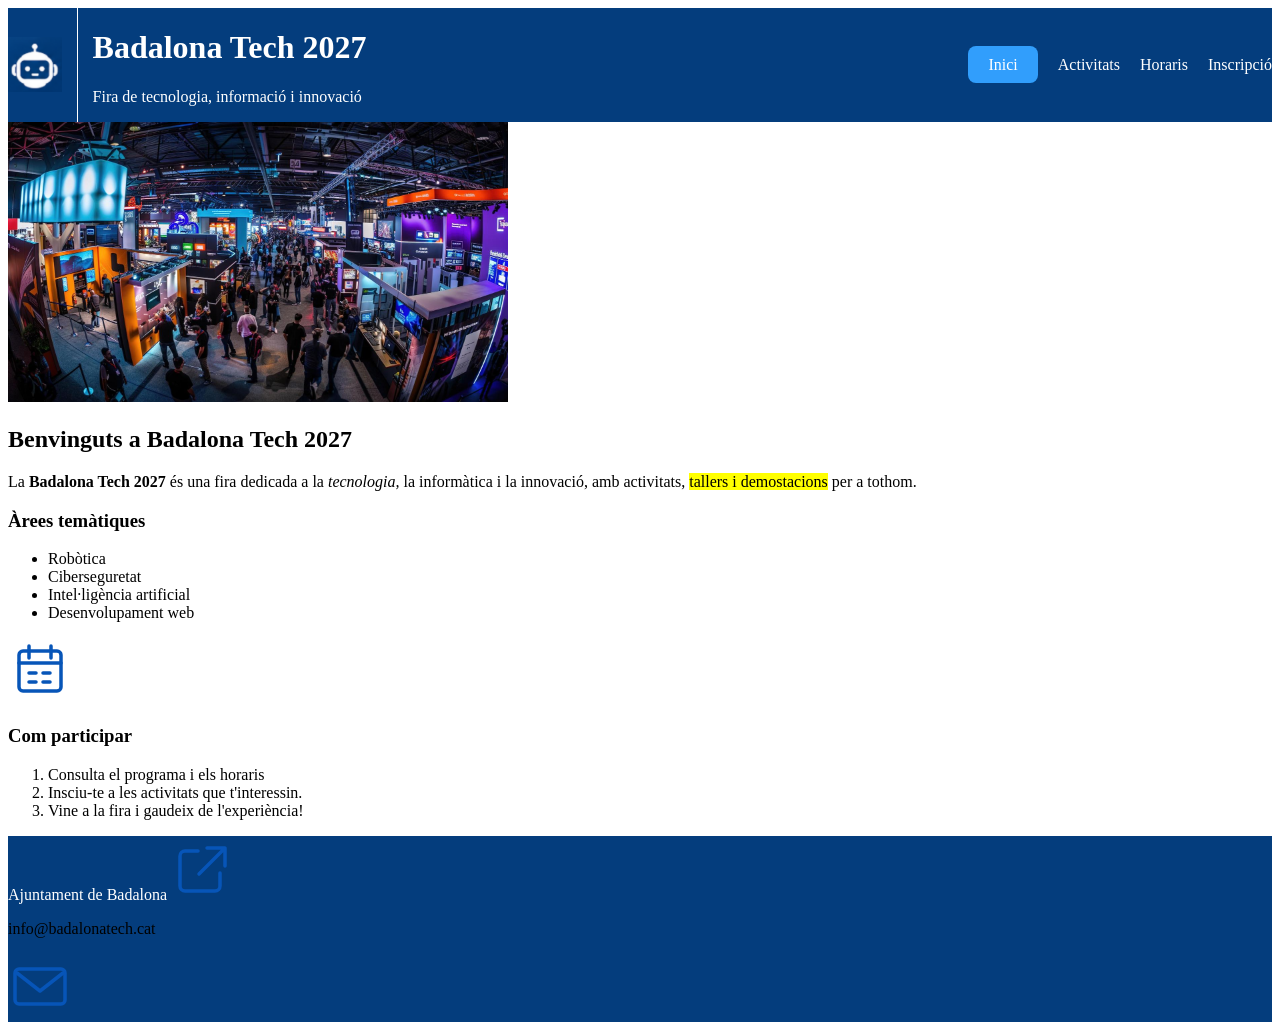
<file: index.html>
<!DOCTYPE html>
<html lang="cat">
<head>
    <meta charset="UTF-8">
    <meta name="viewport" content="width=device-width, initial-scale=1.0">
    <title>Badalona-tech</title>
    <link rel="stylesheet" href="CSS/estils.css">
</head>
<body>

    <header>
        <div id="logo">
            <img src="images/header.png" alt="logo">
            <div id="titulo">
                <h1>Badalona Tech 2027</h1>
                <p>Fira de tecnologia, informació i innovació</p>
            </div>
        </div>

        <nav>
            <ul id="menu">
                <li><a id="inici" href="index.html">Inici</a></li>
                <li><a href="activitats.html">Activitats</a></li>
                <li><a href="horaris.html">Horaris</a></li>
                <li><a href="inscripcio.html">Inscripció</a></li>
            </ul>
        </nav>
    </header>

    <main>
        <section>
            <div id="fira">
                <img src="images/fira.jpg" width="500">
                <div id="badalona">
                <h2>Benvinguts a Badalona Tech 2027</h2>
                <p>La <strong>Badalona Tech 2027</strong> és una fira dedicada a la <em>tecnologia,</em> la informàtica i la innovació, amb activitats, <mark> tallers i demostacions</mark> per a tothom.</p>
            </div>
        </section>
            <div>
                <h3>Àrees temàtiques</h3>
                <nav>
                    <ul>
                        <li>Robòtica</li>
                        <li>Ciberseguretat</li>
                        <li>Intel·ligència artificial</li>
                        <li>Desenvolupament web</li>
                    </ul>
                </nav>
            </div>

            <div>
                <img src="images/Badalona_Tech_2027_Logos_Iconos_SVG/badalona-tech-svg/calendari.svg" alt="calendari">
                <h3>Com participar</h3>
                <nav>
                    <ol>
                        <li>Consulta el programa i els horaris</li>
                        <li>Insciu-te a les activitats que t'interessin.</li>
                        <li>Vine a la fira i gaudeix de l'experiència!</li>
                    </ol>
                </nav>
            </div>
        <section>
            
        </section>
    </main>

    <footer>
        <a id="ajuntament" href="https://badalona.cat">Ajuntament de Badalona</a>
        <img src="images/Badalona_Tech_2027_Logos_Iconos_SVG/badalona-tech-svg/enllac-extern.svg" alt="enllaç enllac-extern">
        <p>info@badalonatech.cat</p>
        <img src="images/Badalona_Tech_2027_Logos_Iconos_SVG/badalona-tech-svg/correu.svg" alt="correu">
    </footer>

</body>
</html>
</file>
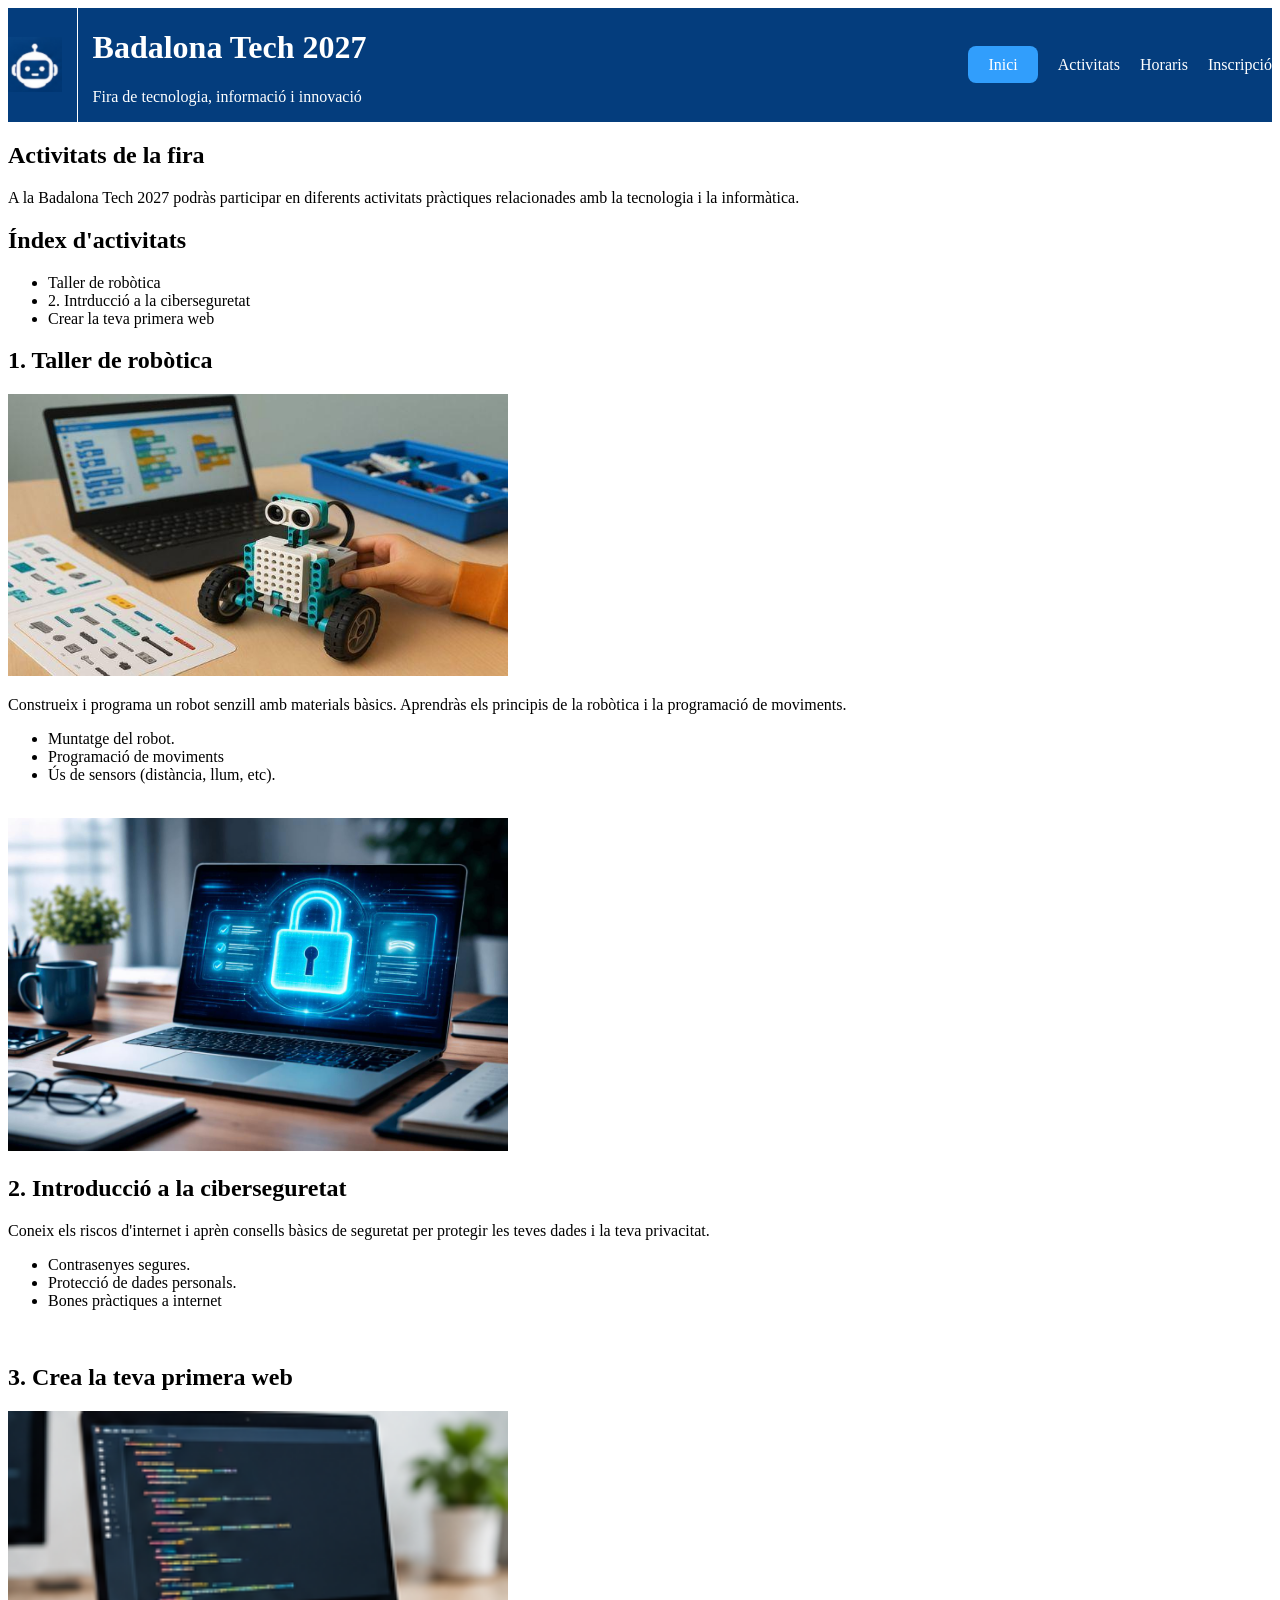
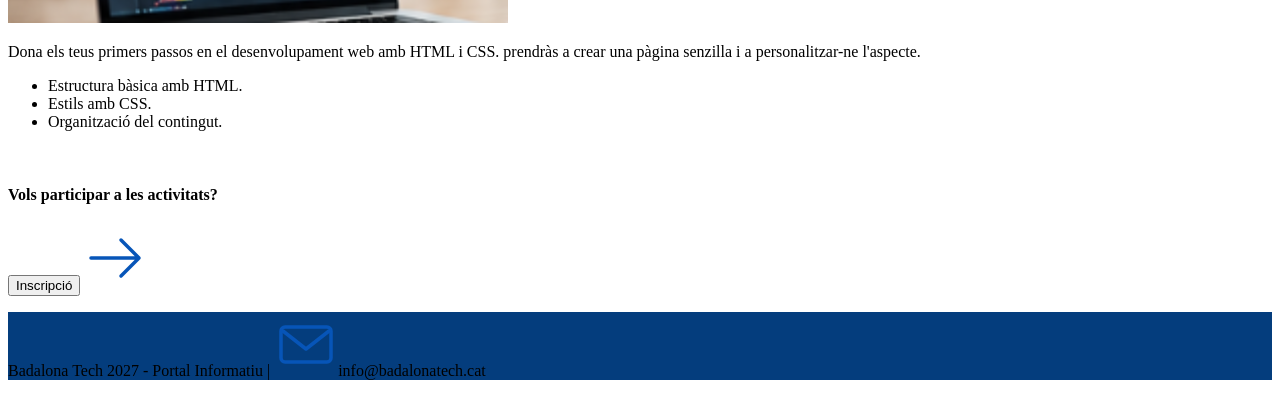
<file: activitats.html>
<!DOCTYPE html>
<html lang="es">
<head>
    <meta charset="UTF-8">
    <meta name="viewport" content="width=device-width, initial-scale=1.0">
    <title>Badalona-tech</title>
    <link rel="stylesheet" href="CSS/estils.css">
</head>
<body>

    <header>
        <div id="logo">
            <img src="images/header.png" alt="logo">
            <div id="titulo">
                <h1>Badalona Tech 2027</h1>
                <p>Fira de tecnologia, informació i innovació</p>
            </div>
        </div>

        <nav>
            <ul id="menu">
                <li><a id="inici" href="index.html">Inici</a></li>
                <li><a href="activitats.html">Activitats</a></li>
                <li><a href="horaris.html">Horaris</a></li>
                <li><a href="inscripcio.html">Inscripció</a></li>
            </ul>
        </nav>
    </header>

    <main>
        <div>
            <h2>Activitats de la fira</h2>
            <p>A la Badalona Tech 2027 podràs participar en diferents activitats pràctiques relacionades amb la tecnologia i la informàtica.</p>
        </div>
            <h2>Índex d'activitats</h2>
            <nav>
                <ul id="activitats">
                    <li id="taller">Taller de robòtica</li> 
                    <li id="ciberseguretat">2. Intrducció a la ciberseguretat</li> 
                    <li id="web">Crear la teva primera web</li>
                </ul>
            </nav>

            <section>
                <h2>1. Taller de robòtica</h2>
                <img src="images/robotica.jpg" alt="ciberseguretat" width="500">
                <p>Construeix i programa un robot senzill amb materials bàsics. Aprendràs els principis de la robòtica i la programació de moviments.</p>
                <nav>
                    <ul>
                        <li>Muntatge del robot.</li>
                        <li>Programació de moviments</li>
                        <li>Ús de sensors (distància, llum, etc).</li>
                    </ul>
                </nav>
                <a href="activitats.html">Torna a l'índex</a>
                </section>

                <section>
                    <img src="images/ciberseguretat.jpg" alt="ciberseguretat" width="500">
                    <h2>2. Introducció a la ciberseguretat</h2>
                    <p>Coneix els riscos d'internet i aprèn consells bàsics de seguretat per protegir les teves dades i la teva privacitat.</p>
                    <ul>
                        <li>Contrasenyes segures.</li>
                        <li>Protecció de dades personals.</li>
                        <li>Bones pràctiques a internet</li>
                    </ul>
                    <a href="activitats.html">Torna a l'índex</a>
                </section>

                <section>
                    <h2>3. Crea la teva primera web</h2>
                    <img src="images/Captura de pantalla 2026-11-16 125814.png" alt="crear-pagina" width="500">
                    <p>Dona els teus primers passos en el desenvolupament web amb HTML i CSS. prendràs a crear una pàgina senzilla i a personalitzar-ne l'aspecte.</p>
                    <nav>
                        <ul>
                            <li>Estructura bàsica amb HTML.</li>
                            <li>Estils amb CSS.</li>
                            <li>Organització del contingut.</li>
                        </ul>
                        <a href="activitats.html">Torna a líndex</a>
                    </nav>
                </section>

                <h4>Vols participar a les activitats?</h4>
                <button>Inscripció</button>
                <img src="images/Badalona_Tech_2027_Logos_Iconos_SVG/badalona-tech-svg/fletxa-dreta.svg" alt="fletxa-dreta">
    </main>

    <footer>
        <p>Badalona Tech 2027 - Portal Informatiu | <img src="images/Badalona_Tech_2027_Logos_Iconos_SVG/badalona-tech-svg/correu.svg" alt="correu-extern">info@badalonatech.cat</p>
    </footer>

</body>
</html>
</file>
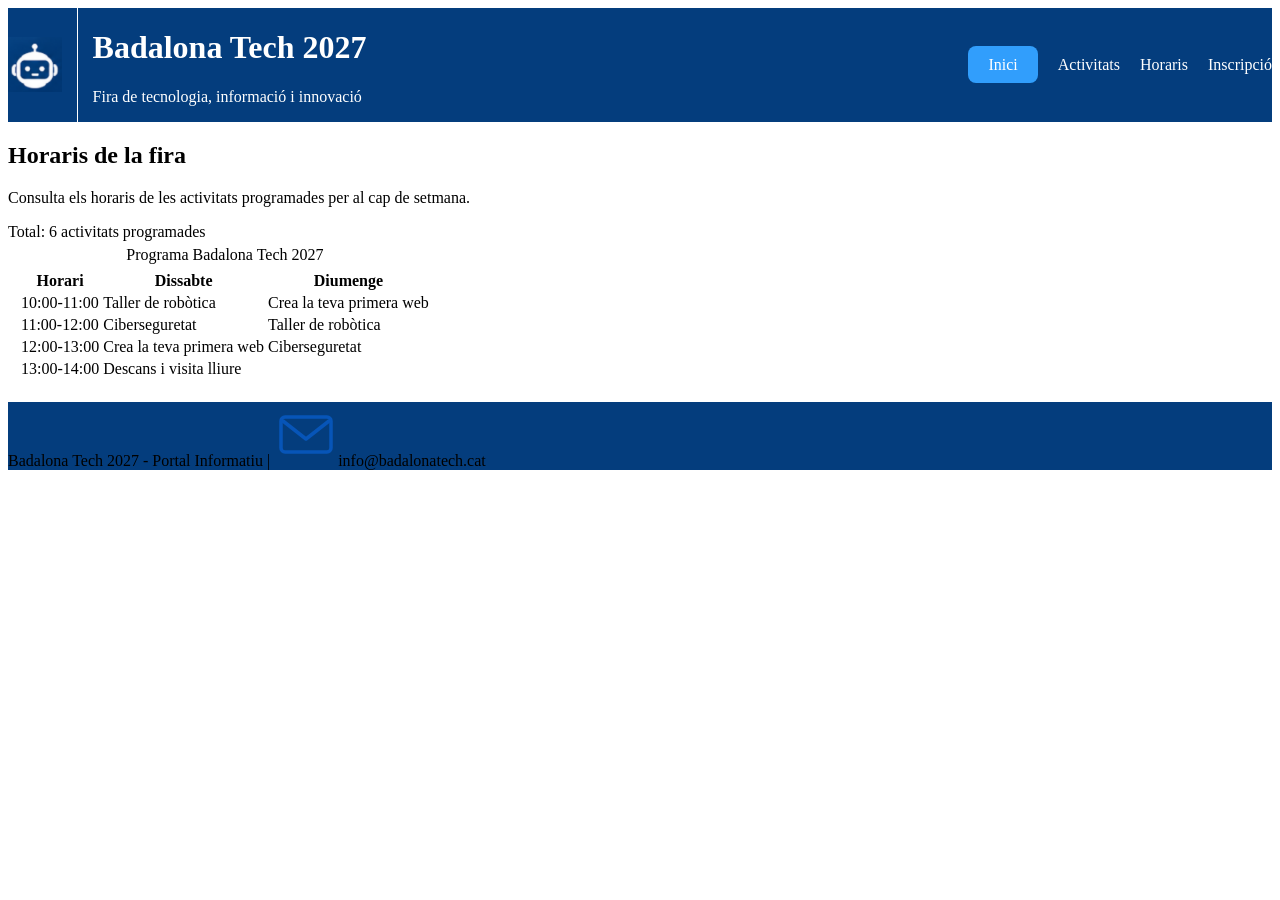
<file: horaris.html>
<!DOCTYPE html>
<html lang="cat">
<head>
    <meta charset="UTF-8">
    <meta name="viewport" content="width=device-width, initial-scale=1.0">
    <title>Badalona-tech</title>
    <link rel="stylesheet" href="CSS/estils.css">
</head>
<body>

    <header>
        <div id="logo">
            <img src="images/header.png" alt="logo">
            <div id="titulo">
                <h1>Badalona Tech 2027</h1>
                <p>Fira de tecnologia, informació i innovació</p>
            </div>
        </div>

        <nav>
            <ul id="menu">
                <li><a id="inici" href="index.html">Inici</a></li>
                <li><a href="activitats.html">Activitats</a></li>
                <li><a href="horaris.html">Horaris</a></li>
                <li><a href="inscripcio.html">Inscripció</a></li>
            </ul>
        </nav>
    </header>

    <main>
            <h2>Horaris de la fira</h2>
            <p>Consulta els horaris de les activitats programades per al cap de setmana.</p>
            
            <table>
                <caption>Programa Badalona Tech 2027</caption>
                <thead>
                    <tr>
                        <th>Horari</th>
                        <th>Dissabte</th>
                        <th>Diumenge</th>
                    </tr>
                </thead>
                <tbody>
                    <tr>
                        <td>10:00-11:00</td>
                        <td>Taller de robòtica</td>
                        <td>Crea la teva primera web</td>
                    </tr>

                    <tr>
                        <td>11:00-12:00</td>
                        <td>Ciberseguretat</td>
                        <td>Taller de robòtica</td>
                    </tr>

                    <tr>
                        <td>12:00-13:00</td>
                        <td>Crea la teva primera web</td>
                        <td>Ciberseguretat</td>
                    </tr>

                    <tr>
                        <td>13:00-14:00</td>
                        <td colspan="2">Descans i visita lliure</td>
                    </tr>

                </tbody>
                <tfoot>Total: 6 activitats programades</tfoot>
            </table>
    </main>

    <footer>
        <p>Badalona Tech 2027 - Portal Informatiu | <img src="images/Badalona_Tech_2027_Logos_Iconos_SVG/badalona-tech-svg/correu.svg" alt="correu-extern">info@badalonatech.cat</p>
    </footer>

</body>
</html>
</file>
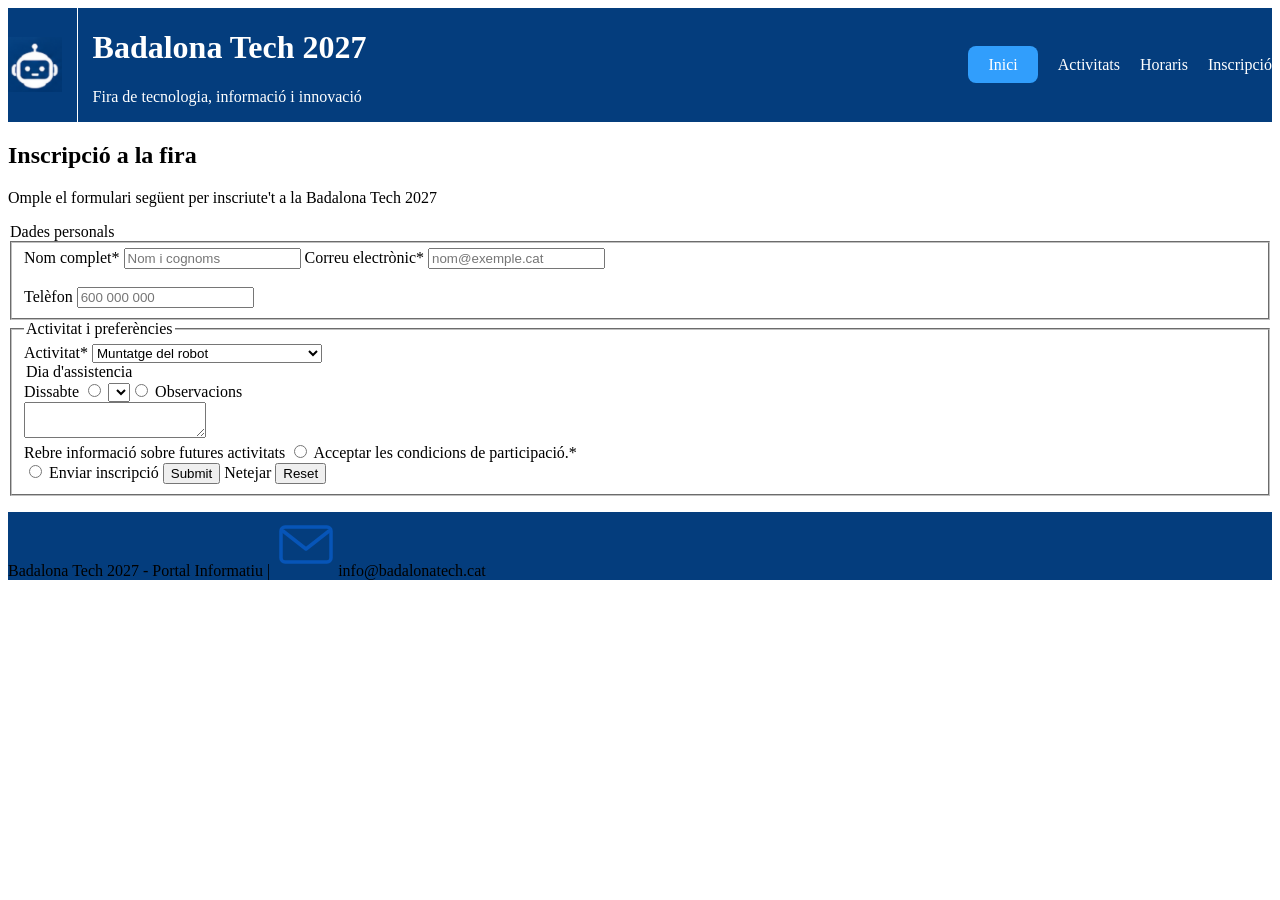
<file: inscripcio.html>
<!DOCTYPE html>
<html lang="cat">
<head>
    <meta charset="UTF-8">
    <meta name="viewport" content="width=device-width, initial-scale=1.0">
    <title>Badalona-tech</title>
    <link rel="stylesheet" href="CSS/estils.css">
</head>
<body>

    <header>
        <div id="logo">
            <img src="images/header.png" alt="logo">
            <div id="titulo">
                <h1>Badalona Tech 2027</h1>
                <p>Fira de tecnologia, informació i innovació</p>
            </div>
        </div>

        <nav>
            <ul id="menu">
                <li><a id="inici" href="index.html">Inici</a></li>
                <li><a href="activitats.html">Activitats</a></li>
                <li><a href="horaris.html">Horaris</a></li>
                <li><a href="inscripcio.html">Inscripció</a></li>
            </ul>
        </nav>
    </header>

    <main>
        <h2>Inscripció a la fira</h2>
        <p>Omple el formulari següent per inscriute't a la Badalona Tech 2027</p>

        <section>
            <legend>Dades personals</legend>
            <form action="" method="get"></form>
            <fieldset>
                <label for="name">Nom complet*</label>
                <input placeholder="Nom i cognoms" type="text" id="nombre" required>

                <label for="correu">Correu electrònic*</label>
                <input placeholder="nom@exemple.cat" type="email" id="correu" required> <br> <br>

                <label for="telefon">Telèfon</label>
                <input placeholder="600 000 000" type="tel" id="telefon">
            </fieldset>
        </section>
            <fieldset>
                <legend>Activitat i preferències</legend>

                <label for="activitat">Activitat*</label>
                    <select>
                        <option value="1">Muntatge del robot</option>
                        <option value="2">Programació de moviments</option>
                        <option value="2">Ús de sensors (distància, llum, etc)</option>
                    </select>

                <legend>Dia d'assistencia</legend>
                <label for="assistencia">Dissabte</label>
                <input type="radio" id="assistencia" required>
                <select>
                <label for="assistencia">Diumenge</label>
                <input type="radio" id="assistencia" required>

                <label for="observacion">Observacions</label><br>
                <textarea></textarea>
                <br>
                <label for="futur">Rebre informació sobre futures activitats</label>
                <input type="radio" name="inform" id="inform" required>
                <label for="acceptar" id="acceptar">Acceptar les condicions de participació.*</label> <br>
                <input type="radio" name="acceptar" id="acceptar">
                <label for="submit">Enviar inscripció</label>
                <input type="submit">
                
                <label for="netejar">Netejar</label>
                <input type="reset">
            </fieldset>
        <section>
    </main>

    <footer>
        <p>Badalona Tech 2027 - Portal Informatiu | <img src="images/Badalona_Tech_2027_Logos_Iconos_SVG/badalona-tech-svg/correu.svg" alt="correu-extern">info@badalonatech.cat</p>
    </footer>

</body>
</html>
</file>
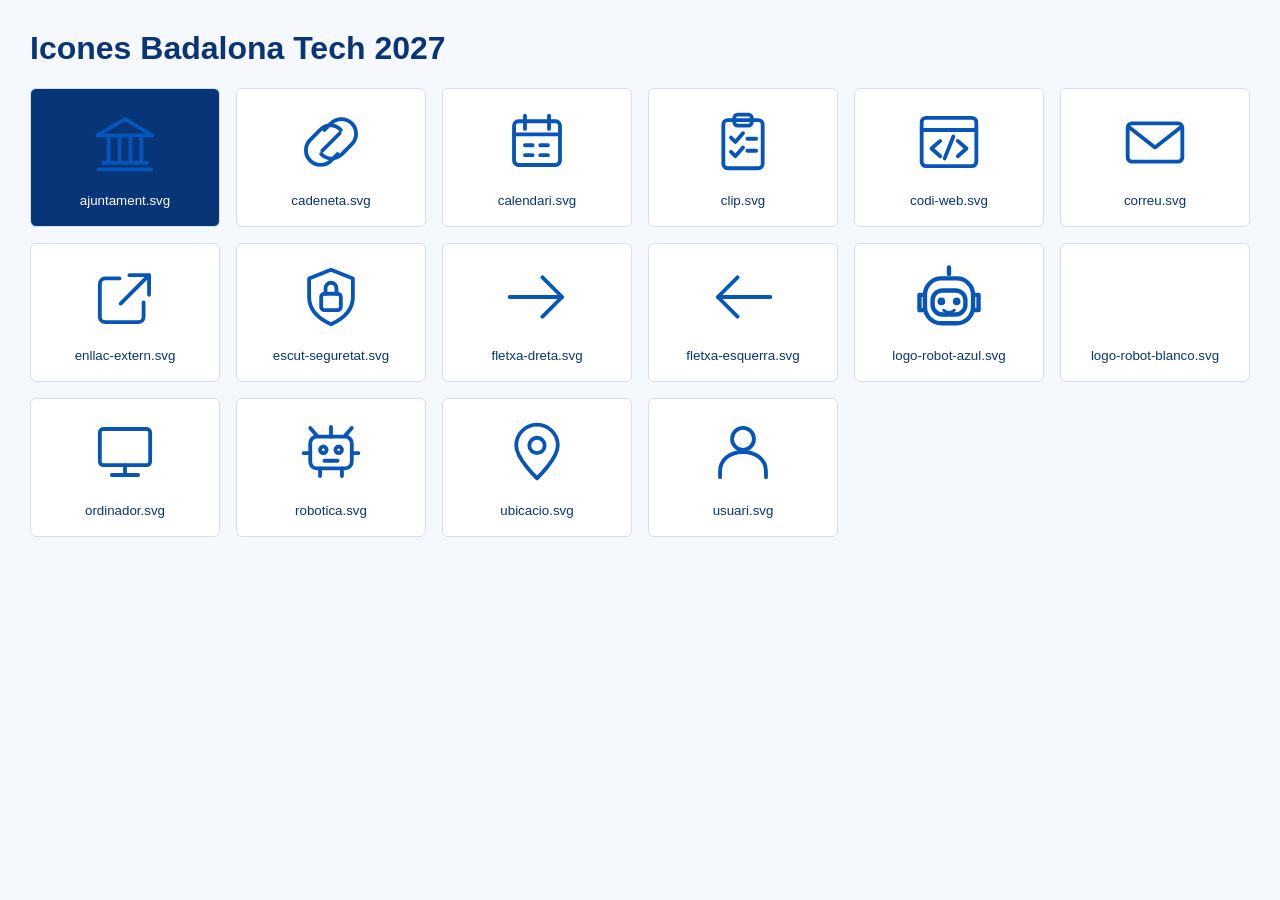
<file: images/Badalona_Tech_2027_Logos_Iconos_SVG/badalona-tech-svg/vista-previa.html>
<!doctype html><html lang="ca"><meta charset="utf-8"><title>Icones Badalona Tech 2027</title><style>body{font-family:Arial,sans-serif;margin:30px;background:#f5f8fc;color:#073578}main{display:grid;grid-template-columns:repeat(auto-fill,minmax(170px,1fr));gap:16px}article{background:white;border:1px solid #d5dfed;padding:18px;text-align:center;border-radius:6px}img{width:70px;height:70px}article:first-child{background:#073578;color:white}small{display:block;margin-top:12px}</style><h1>Icones Badalona Tech 2027</h1><main><article><img src="ajuntament.svg" alt="ajuntament"><small>ajuntament.svg</small></article><article><img src="cadeneta.svg" alt="cadeneta"><small>cadeneta.svg</small></article><article><img src="calendari.svg" alt="calendari"><small>calendari.svg</small></article><article><img src="clip.svg" alt="clip"><small>clip.svg</small></article><article><img src="codi-web.svg" alt="codi-web"><small>codi-web.svg</small></article><article><img src="correu.svg" alt="correu"><small>correu.svg</small></article><article><img src="enllac-extern.svg" alt="enllac-extern"><small>enllac-extern.svg</small></article><article><img src="escut-seguretat.svg" alt="escut-seguretat"><small>escut-seguretat.svg</small></article><article><img src="fletxa-dreta.svg" alt="fletxa-dreta"><small>fletxa-dreta.svg</small></article><article><img src="fletxa-esquerra.svg" alt="fletxa-esquerra"><small>fletxa-esquerra.svg</small></article><article><img src="logo-robot-azul.svg" alt="logo-robot-azul"><small>logo-robot-azul.svg</small></article><article><img src="logo-robot-blanco.svg" alt="logo-robot-blanco"><small>logo-robot-blanco.svg</small></article><article><img src="ordinador.svg" alt="ordinador"><small>ordinador.svg</small></article><article><img src="robotica.svg" alt="robotica"><small>robotica.svg</small></article><article><img src="ubicacio.svg" alt="ubicacio"><small>ubicacio.svg</small></article><article><img src="usuari.svg" alt="usuari"><small>usuari.svg</small></article></main></html>
</file>
<file: CSS/estils.css>
header {
  display: flex;
  justify-content: space-between;
  align-items: center;
  background-color: #043D7D;
  color: white;
}

#menu {
  display: flex;
  align-items: center;
  gap: 20px;
  list-style: none;
  text-decoration: none;
  color: white;
}

a{
    text-decoration: none;
    color: white;
}

#inici {
    background-color: #319EFC;
    color: white;
    padding: 10px 20px;
    border-radius: 8px;
}

header img {
  height: 55px;
}

#logo{
  display: flex;
  align-items: center;
  gap: 15px;
}

#titulo{
  border-left: 1px solid white;
  padding-left: 15px;
}

#ajuntament{
    text-decoration: dashed;
}

footer{
    background-color: #043D7D;
}

table{
    margin: 5px;
    padding: 5px;
    border-color: #319EFC;
}
</file>
